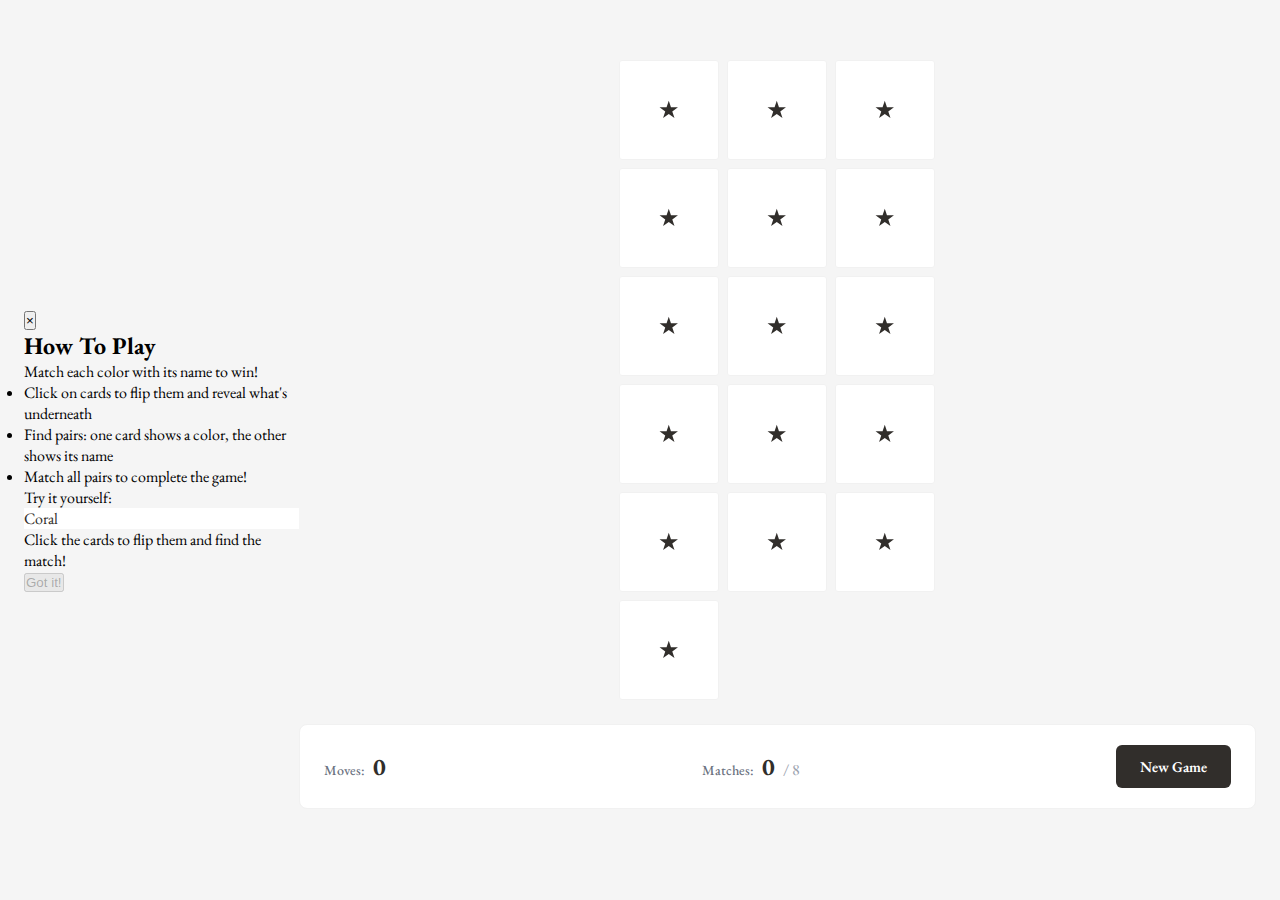
<file: index.html>
<!DOCTYPE html>
<html lang="en">
<head>
    <meta charset="UTF-8">
    <meta name="viewport" content="width=device-width, initial-scale=1.0">
    <title>Color Memory Game</title>
    <link rel="icon" type="image/svg+xml" href="favicon.svg?v=1">
    <link rel="shortcut icon" href="favicon.svg?v=1">
    <link rel="stylesheet" href="style.css">
</head>
<body>
    <!-- FTUE Modal -->
    <div id="ftue-modal" class="ftue-modal hidden">
        <div class="ftue-modal-overlay"></div>
        <div class="ftue-modal-content">
            <button class="ftue-modal-close" id="ftue-close-btn">×</button>
            <h2 class="ftue-modal-title">How To Play</h2>
            <div class="ftue-modal-body">
                <p class="ftue-instruction">Match each color with its name to win!</p>
                <ul class="ftue-steps">
                    <li>Click on cards to flip them and reveal what's underneath</li>
                    <li>Find pairs: one card shows a color, the other shows its name</li>
                    <li>Match all pairs to complete the game!</li>
                </ul>
                <div class="ftue-example">
                    <p class="ftue-example-title">Try it yourself:</p>
                    <div class="ftue-example-cards">
                        <div class="ftue-example-card color-example" data-ftue-card="color" data-ftue-color="#FF6B6B" data-ftue-name="Coral">
                            <div class="ftue-example-card-inner">
                                <div class="ftue-example-card-back"></div>
                                <div class="ftue-example-card-front" style="background: #FF6B6B;"></div>
                            </div>
                        </div>
                        <div class="ftue-example-card name-example" data-ftue-card="name" data-ftue-color="#FF6B6B" data-ftue-name="Coral">
                            <div class="ftue-example-card-inner">
                                <div class="ftue-example-card-back"></div>
                                <div class="ftue-example-card-front">Coral</div>
                            </div>
                        </div>
                    </div>
                    <p class="ftue-example-text" id="ftue-example-text">Click the cards to flip them and find the match!</p>
                </div>
            </div>
            <button class="ftue-modal-button" id="ftue-got-it-btn" disabled>Got it!</button>
        </div>
    </div>

    <div class="container">
        <div id="game-board" class="game-board"></div>

        <div class="game-info">
            <div class="info-item">
                <span class="label">Moves:</span>
                <span id="moves">0</span>
            </div>
            <div class="info-item">
                <span class="label">Matches:</span>
                <span id="matches">0</span>
                <span class="total">/ 8</span>
            </div>
            <button id="new-game-btn" class="new-game-btn">New Game</button>
        </div>

        <div id="win-message" class="win-message hidden">
            <h2>Perfect Match!</h2>
            <p>You've successfully matched all colors</p>
            <button id="play-again-btn" class="new-game-btn">Play Again</button>
        </div>
    </div>

    <script type="module" src="script-refactored.js"></script>
    <script>
        // Auto-reload on file changes
        (function() {
            let fileHashes = {
                css: null,
                js: null,
                html: null
            };
            
            async function getFileHash(url) {
                try {
                    const response = await fetch(url + '?t=' + Date.now());
                    const text = await response.text();
                    // Simple hash - just use length and first/last chars as quick check
                    return text.length + text.substring(0, 50) + text.substring(text.length - 50);
                } catch (e) {
                    return null;
                }
            }
            
            async function checkForChanges() {
                // Check CSS
                const cssHash = await getFileHash('style.css');
                if (fileHashes.css && cssHash && fileHashes.css !== cssHash) {
                    const link = document.querySelector('link[href*="style.css"]');
                    if (link) {
                        link.href = 'style.css?t=' + Date.now();
                        fileHashes.css = cssHash;
                    }
                } else if (!fileHashes.css) {
                    fileHashes.css = cssHash;
                }
                
                // Check JS - reload page if changed
                const jsHash = await getFileHash('script.js');
                if (fileHashes.js && jsHash && fileHashes.js !== jsHash) {
                    location.reload();
                } else if (!fileHashes.js) {
                    fileHashes.js = jsHash;
                }
                
                // Check HTML - reload if changed
                const htmlHash = await getFileHash('index.html');
                if (fileHashes.html && htmlHash && fileHashes.html !== htmlHash) {
                    location.reload();
                } else if (!fileHashes.html) {
                    fileHashes.html = htmlHash;
                }
            }
            
            // Check every 300ms for fast updates
            setInterval(checkForChanges, 300);
        })();
    </script>
</body>
</html>
</file>
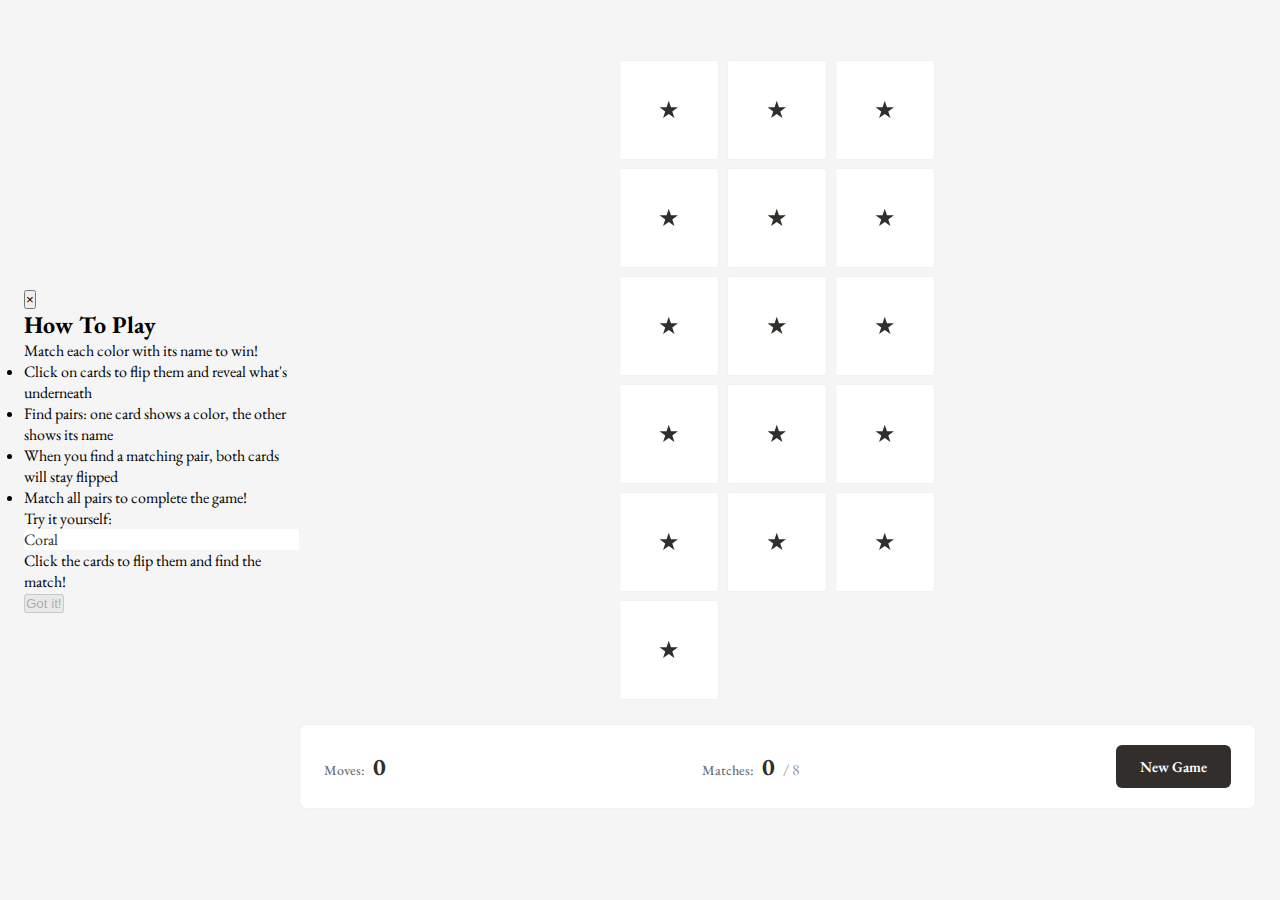
<file: index-refactored.html>
<!DOCTYPE html>
<html lang="en">
<head>
    <meta charset="UTF-8">
    <meta name="viewport" content="width=device-width, initial-scale=1.0">
    <title>Color Memory Game</title>
    <link rel="icon" type="image/svg+xml" href="favicon.svg?v=1">
    <link rel="shortcut icon" href="favicon.svg?v=1">
    <link rel="stylesheet" href="style.css">
</head>
<body>
    <!-- FTUE Modal -->
    <div id="ftue-modal" class="ftue-modal hidden">
        <div class="ftue-modal-overlay"></div>
        <div class="ftue-modal-content">
            <button class="ftue-modal-close" id="ftue-close-btn">×</button>
            <h2 class="ftue-modal-title">How To Play</h2>
            <div class="ftue-modal-body">
                <p class="ftue-instruction">Match each color with its name to win!</p>
                <ul class="ftue-steps">
                    <li>Click on cards to flip them and reveal what's underneath</li>
                    <li>Find pairs: one card shows a color, the other shows its name</li>
                    <li>When you find a matching pair, both cards will stay flipped</li>
                    <li>Match all pairs to complete the game!</li>
                </ul>
                <div class="ftue-example">
                    <p class="ftue-example-title">Try it yourself:</p>
                    <div class="ftue-example-cards">
                        <div class="ftue-example-card color-example" data-ftue-card="color" data-ftue-color="#FF6B6B" data-ftue-name="Coral">
                            <div class="ftue-example-card-inner">
                                <div class="ftue-example-card-back"></div>
                                <div class="ftue-example-card-front" style="background: #FF6B6B;"></div>
                            </div>
                        </div>
                        <div class="ftue-example-card name-example" data-ftue-card="name" data-ftue-color="#FF6B6B" data-ftue-name="Coral">
                            <div class="ftue-example-card-inner">
                                <div class="ftue-example-card-back"></div>
                                <div class="ftue-example-card-front">Coral</div>
                            </div>
                        </div>
                    </div>
                    <p class="ftue-example-text" id="ftue-example-text">Click the cards to flip them and find the match!</p>
                </div>
            </div>
            <button class="ftue-modal-button" id="ftue-got-it-btn" disabled>Got it!</button>
        </div>
    </div>

    <div class="container">
        <div id="game-board" class="game-board"></div>

        <div class="game-info">
            <div class="info-item">
                <span class="label">Moves:</span>
                <span id="moves">0</span>
            </div>
            <div class="info-item">
                <span class="label">Matches:</span>
                <span id="matches">0</span>
                <span class="total">/ 8</span>
            </div>
            <button id="new-game-btn" class="new-game-btn">New Game</button>
        </div>

        <div id="win-message" class="win-message hidden">
            <h2>Perfect Match!</h2>
            <p>You've successfully matched all colors</p>
            <button id="play-again-btn" class="new-game-btn">Play Again</button>
        </div>
    </div>

    <!-- Use refactored modular version -->
    <script type="module" src="script-refactored.js"></script>
    
    <!-- Optional: Auto-reload for development (remove in production) -->
    <!--
    <script>
        // Auto-reload on file changes (development only)
        (function() {
            let fileHashes = { css: null, js: null, html: null };
            
            async function getFileHash(url) {
                try {
                    const response = await fetch(url + '?t=' + Date.now());
                    const text = await response.text();
                    return text.length + text.substring(0, 50) + text.substring(text.length - 50);
                } catch (e) {
                    return null;
                }
            }
            
            async function checkForChanges() {
                const cssHash = await getFileHash('style.css');
                if (fileHashes.css && cssHash && fileHashes.css !== cssHash) {
                    const link = document.querySelector('link[href*="style.css"]');
                    if (link) {
                        link.href = 'style.css?t=' + Date.now();
                        fileHashes.css = cssHash;
                    }
                } else if (!fileHashes.css) {
                    fileHashes.css = cssHash;
                }
                
                const jsHash = await getFileHash('script-refactored.js');
                if (fileHashes.js && jsHash && fileHashes.js !== jsHash) {
                    location.reload();
                } else if (!fileHashes.js) {
                    fileHashes.js = jsHash;
                }
                
                const htmlHash = await getFileHash('index-refactored.html');
                if (fileHashes.html && htmlHash && fileHashes.html !== htmlHash) {
                    location.reload();
                } else if (!fileHashes.html) {
                    fileHashes.html = htmlHash;
                }
            }
            
            setInterval(checkForChanges, 300);
        })();
    </script>
    -->
</body>
</html>
</file>
<file: style.css>
@import url('https://fonts.googleapis.com/css2?family=EB+Garamond:wght@400;500;600;700&display=swap');

* {
    margin: 0;
    padding: 0;
    box-sizing: border-box;
}

body {
    font-family: 'EB Garamond', serif;
    background: #F5F5F5;
    min-height: 100vh;
    display: flex;
    justify-content: center;
    align-items: center;
    padding: 24px;
    -webkit-font-smoothing: antialiased;
    -moz-osx-font-smoothing: grayscale;
}

.container {
    width: 100%;
    max-width: 1400px;
}

header {
    display: none;
}

.game-info {
    display: flex;
    justify-content: space-between;
    align-items: center;
    margin-bottom: 32px;
    padding: 20px 24px;
    background: #ffffff;
    border-radius: 8px;
    border: 1px solid #f1f1f1;
    flex-wrap: wrap;
    gap: 20px;
}

.info-item {
    display: flex;
    align-items: baseline;
    gap: 8px;
    font-size: 0.9375rem;
}

.label {
    font-weight: 500;
    color: #6b7280;
    font-size: 0.875rem;
}

.info-item span:not(.label):not(.total) {
    font-weight: 700;
    color: #312e2b;
    font-size: 1.5rem;
}

.total {
    color: #9ca3af;
    font-size: 1rem;
    font-weight: 400;
}

.new-game-btn {
    background: #312e2b;
    color: white;
    border: none;
    padding: 12px 24px;
    border-radius: 6px;
    font-size: 0.9375rem;
    font-weight: 600;
    cursor: pointer;
    transition: all 0.2s ease;
    font-family: 'EB Garamond', serif;
}

.new-game-btn:hover {
    background: #1a1816;
    transform: translateY(-1px);
}

.new-game-btn:active {
    transform: translateY(0);
}

.game-board {
    display: grid;
    grid-template-columns: repeat(3, 100px);
    gap: 8px;
    margin-bottom: 24px;
    justify-content: center;
}

.card {
    width: 100px;
    height: 100px;
    border-radius: 3px;
    cursor: pointer;
    position: relative;
    perspective: 1200px;
    flex-shrink: 0;
    transition: transform 100ms cubic-bezier(0, 0, 0.4, 1);
}

.card:hover:not(.flipped):not(.matched) {
    transform: scale(1.03);
    transition: transform 100ms cubic-bezier(0, 0, 0.4, 1);
}

.card.flipped,
.card.matched {
    pointer-events: none;
}

.card.flipped:hover,
.card.matched:hover {
    transform: none;
}

.card::after {
    content: '';
    position: absolute;
    top: 0;
    left: 0;
    width: 100%;
    height: 100%;
    background: #000000;
    opacity: 0;
    border-radius: 3px;
    pointer-events: none;
    z-index: 10;
    transition: opacity 100ms cubic-bezier(0, 0, 0.4, 1);
}

.card:hover:not(.flipped):not(.matched):not([style*="transform"])::after {
    opacity: 0.05;
    transition: opacity 100ms cubic-bezier(0, 0, 0.4, 1);
}

.card:not(:hover)::after,
.card.flipped::after,
.card[style*="transform"]::after {
    transition: opacity 100ms cubic-bezier(0, 0, 0.4, 1);
}

.card-inner {
    position: relative;
    width: 100%;
    height: 100%;
    text-align: center;
    transition: transform 0.5s cubic-bezier(0.4, 0, 0.2, 1);
    transform-style: preserve-3d;
    border-radius: 3px;
    pointer-events: none;
}

.card.flipped .card-inner {
    transform: rotateY(180deg);
}

.card.matched {
    cursor: default;
    opacity: 0.6;
    pointer-events: none;
}

.card.matched .card-inner {
    animation: matchSuccess 0.6s ease;
}

@keyframes matchSuccess {
    0%, 100% { transform: scale(1); }
    50% { transform: scale(1.05); }
}

.card-back,
.card-front {
    position: absolute;
    width: 100%;
    height: 100%;
    backface-visibility: hidden;
    border-radius: 3px;
    display: flex;
    align-items: center;
    justify-content: center;
}

.card:hover:not(.flipped):not(.matched) .card-back,
.card:hover:not(.flipped):not(.matched) .card-front {
    box-shadow: 0px 4px 4px 0px rgba(0, 0, 0, 0.05);
}

.card-back {
    background: #ffffff;
    border: 1px solid #f1f1f1;
}

.card-back::before {
    content: '★';
    font-size: 24px;
    color: #312e2b;
}

.card-front {
    transform: rotateY(180deg);
    padding: 8px;
}

.card.color-card .card-front {
    background: var(--card-color);
    border: 1px solid #f1f1f1;
}

.card.name-card .card-front {
    background: #ffffff;
    color: #312e2b;
    border: 1px solid #f1f1f1;
    font-size: 16px;
    font-weight: 700;
    font-family: 'EB Garamond', serif;
    text-align: center;
    line-height: normal;
}

.card.flipped.name-card .card-front {
    border-color: #f1f1f1;
}

.card.matched .card-front {
    border-color: #10b981;
}

.card.matched .card-front.matched-text {
    font-size: 14px;
    font-weight: 600;
    text-align: center;
    padding: 8px;
    line-height: 1.2;
    text-shadow: 0 1px 2px rgba(0, 0, 0, 0.3);
    display: flex;
    align-items: center;
    justify-content: center;
}

/* Extra legibility for light colors with dark text */
.card.matched .card-front.matched-text[style*="color: #312e2b"] {
    text-shadow: 0 1px 2px rgba(255, 255, 255, 0.8);
}

.win-message {
    text-align: center;
    padding: 56px 40px;
    background: #312e2b;
    color: white;
    border-radius: 12px;
    margin-top: 32px;
}

.win-message.hidden {
    display: none;
}

.win-message h2 {
    font-size: 2.5rem;
    font-weight: 700;
    margin-bottom: 16px;
    letter-spacing: -0.02em;
}

.win-message p {
    font-size: 1.125rem;
    margin-bottom: 8px;
    color: #d1d5db;
    font-weight: 400;
}

.final-score {
    font-size: 1.5rem;
    font-weight: 600;
    margin: 24px 0;
    color: #ffffff;
}

.win-message .new-game-btn {
    background: #ffffff;
    color: #312e2b;
    margin-top: 8px;
}

.win-message .new-game-btn:hover {
    background: #f3f4f6;
}

/* Responsive grid - cards always 100px x 100px */
@media (max-width: 1024px) {
    .game-board {
        grid-template-columns: repeat(6, 100px);
    }
}

@media (max-width: 768px) {
    .game-board {
        grid-template-columns: repeat(4, 100px);
    }
}

@media (max-width: 480px) {
    .game-board {
        grid-template-columns: repeat(3, 100px);
    }
}
</file>
